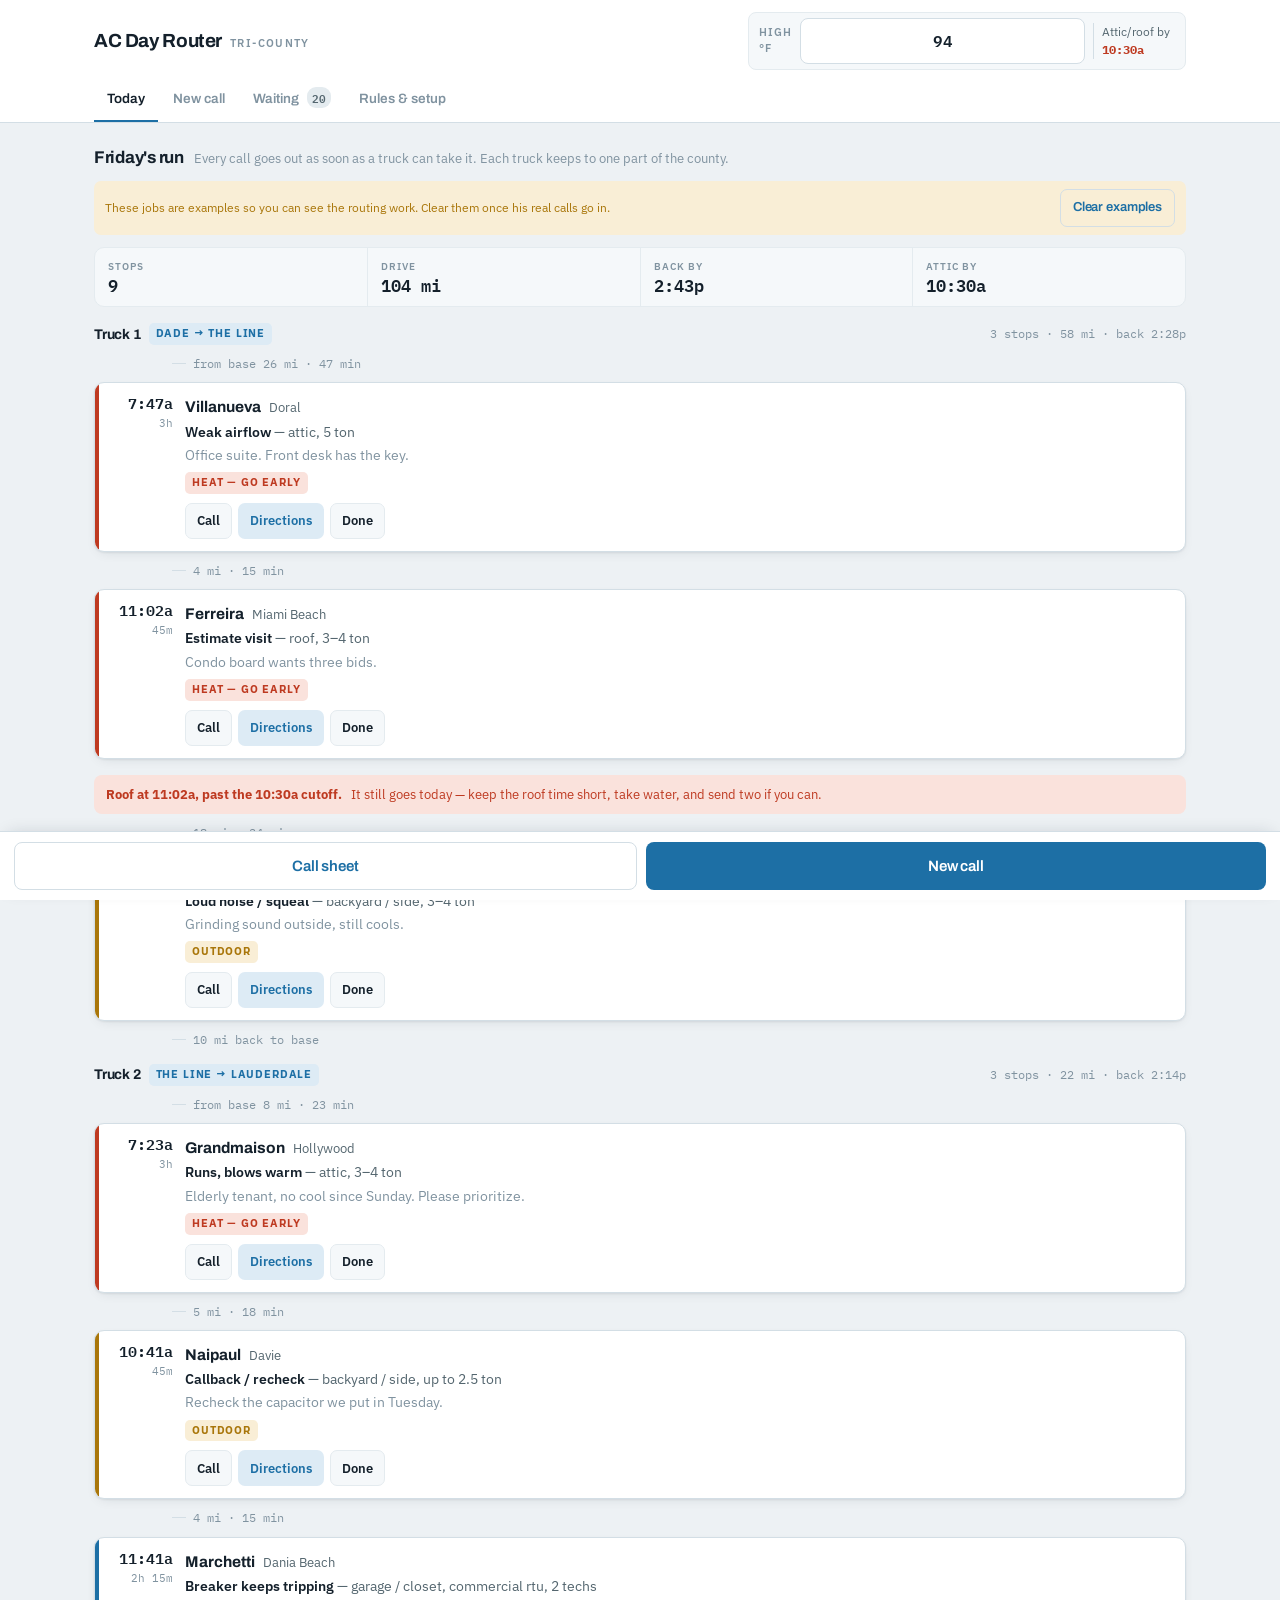
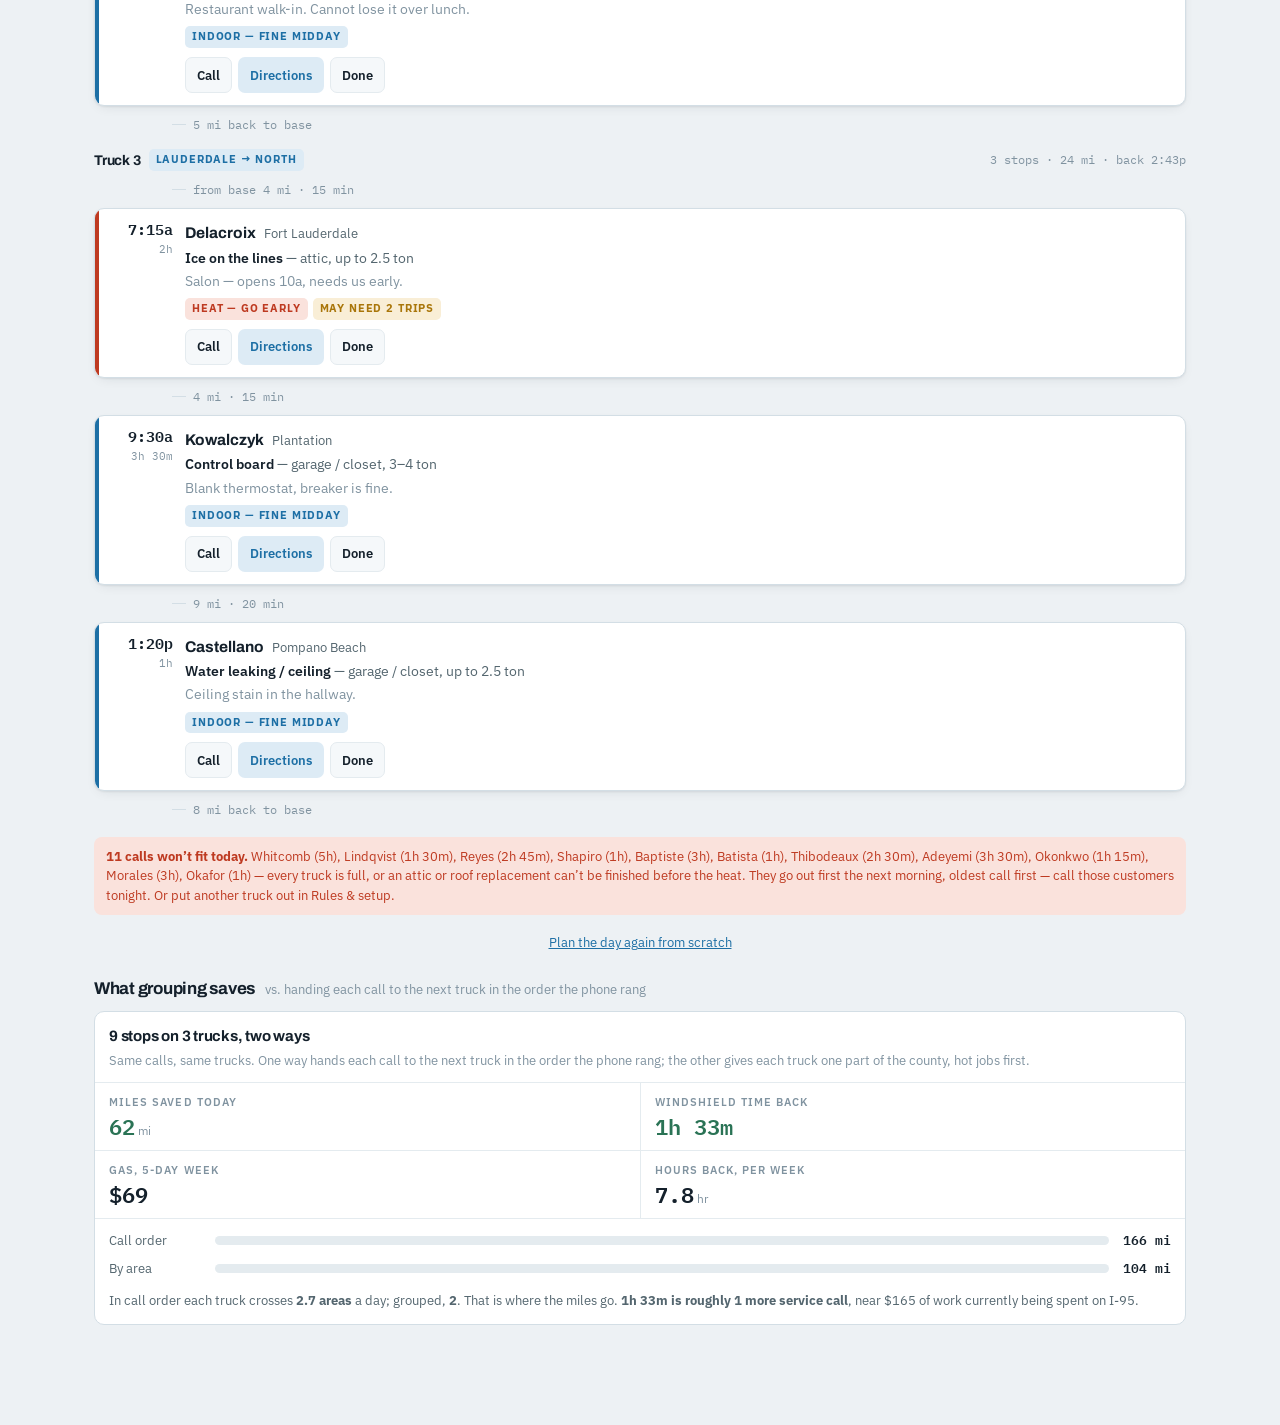
<file: index.html>
<!DOCTYPE html>
<html lang="en">
<head>
<meta charset="utf-8">
<meta name="viewport" content="width=device-width, initial-scale=1, viewport-fit=cover">
<title>AC Day Router</title>

<!-- Home-screen install. This is the whole point of Stage 01: iOS Safari wipes
     script-writable storage after 7 days of no visit, UNLESS the page was added
     to the home screen as a standalone app.
     https://webkit.org/blog/10218/full-third-party-cookie-blocking-and-more/ -->
<link rel="manifest" href="manifest.json">
<meta name="apple-mobile-web-app-capable" content="yes">
<meta name="mobile-web-app-capable" content="yes">
<meta name="apple-mobile-web-app-title" content="Day Router">
<!-- "default", not "black-translucent": black-translucent pulls the page up
     underneath the clock and forces white status-bar text, which disappears
     against the light theme. "default" reserves the strip and lets iOS pick
     the text colour, tinting it with the theme-color metas below. -->
<meta name="apple-mobile-web-app-status-bar-style" content="default">
<link rel="apple-touch-icon" href="icons/icon-180.png">
<link rel="icon" href="icons/icon-192.png" sizes="192x192">
<meta name="theme-color" content="#EDF1F4" media="(prefers-color-scheme: light)">
<meta name="theme-color" content="#0E1820" media="(prefers-color-scheme: dark)">

<link rel="stylesheet" href="https://fonts.googleapis.com/css2?family=Archivo:wght@500;600;700&family=IBM+Plex+Sans:wght@400;500;600&family=IBM+Plex+Mono:wght@400;500;600&display=swap">
<link rel="stylesheet" href="style.css">
</head>
<body>
<div class="mast">
  <div class="mast-in">
    <div class="mast-top">
      <div class="logo"><b>AC Day Router</b><span>Tri-County</span></div>
      <div class="heatbar">
        <label for="hi">High °F</label>
        <input id="hi" class="mono" type="text" inputmode="numeric" value="94">
        <span class="cutoff">Attic/roof by <b id="cutoffTxt">10:30a</b></span>
      </div>
    </div>
    <div class="tabs" role="tablist">
      <button class="tab" role="tab" data-tab="today" aria-selected="true">Today</button>
      <button class="tab" role="tab" data-tab="new" aria-selected="false">New call</button>
      <button class="tab" role="tab" data-tab="queue" aria-selected="false">Waiting <span class="ct" id="qct">0</span></button>
      <button class="tab" role="tab" data-tab="rules" aria-selected="false">Rules &amp; setup</button>
    </div>
  </div>
</div>

<div class="wrap">

  <!-- ================= TODAY ================= -->
  <section id="v-today">
    <div class="sec-head">
      <h2 id="dayTitle">Today's run</h2>
      <span class="note" id="daySub"></span>
    </div>
    <div id="nagBox"></div>
    <div id="exNote"></div>
    <div class="readout" id="dayReadout"></div>
    <div id="dayPlan"></div>
    <div class="sec-head"><h2>What grouping saves</h2><span class="note">vs. handing each call to the next truck in the order the phone rang</span></div>
    <div class="savings" id="savings"></div>
  </section>

  <!-- ================= NEW CALL ================= -->
  <!-- One question per screen, drawn by app.js. It starts from whatever the
       customer texted and asks only what that text did not already say. -->
  <section id="v-new" hidden>
    <div class="intake" id="intake"></div>
  </section>

  <!-- ================= QUEUE ================= -->
  <section id="v-queue" hidden>
    <div class="sec-head">
      <h2>Waiting to be scheduled</h2>
      <span class="note">Every open call, on the truck that takes it. A new call joins the truck it adds the fewest miles to.</span>
    </div>
    <div id="queueList"></div>
  </section>

  <!-- ================= RULES ================= -->
  <section id="v-rules" hidden>
    <div class="sec-head"><h2>The three rules this runs on</h2></div>

    <div class="card pad" style="margin-bottom:14px">
      <div class="eyebrow">Rule 1 — Nearby calls together</div>
      <h3 class="disp" style="font-size:15.5px;margin:5px 0 7px">Every call goes out as soon as a truck can take it. Each truck keeps to one part of the county.</h3>
      <p style="margin:0 0 12px;color:var(--ink-2);font-size:13.5px">Miami to Boca Raton is 45–50 miles and 50–70 minutes, 90 in traffic. A truck that crosses the corridor twice in one day loses 4 hours. So the open calls are split by area, one truck per stretch of the corridor. When there are more calls than the trucks can do, the oldest calls go first and the newest wait for the next morning. Until the day starts, or until the call sheet is opened, the split is redone every time a call is added. After that a new call joins the truck it adds the fewest miles to, and nobody else's list changes. The areas below are just names for those stretches.</p>
      <div class="tscroll"><table id="zoneTable"></table></div>
    </div>

    <div class="card pad" style="margin-bottom:14px">
      <div class="eyebrow">Rule 2 — Hot places early</div>
      <h3 class="disp" style="font-size:15.5px;margin:5px 0 7px">Attic and roof before the cutoff. Indoor units in the afternoon.</h3>
      <p style="margin:0 0 12px;color:var(--ink-2);font-size:13.5px">A South Florida attic passes 130–140°F within minutes of a mid-90s afternoon. 6–9a is the window for real attic work; 9–10:30a is short diagnostics only; 11a–5p should be emergencies only. So the day sorts hot-first, and an attic check that still lands past the cutoff goes out flagged: keep it short. A replacement up there has to be finished by the cutoff, not just started, so it goes first on its truck, straight from the distributor, and only one fits per truck per morning. One that can't be finished in time goes first thing the next morning.</p>
      <div class="tscroll"><table id="cutTable"></table></div>
    </div>

    <div class="card pad" style="margin-bottom:14px">
      <div class="eyebrow">Rule 3 — Honest time blocks</div>
      <h3 class="disp" style="font-size:15.5px;margin:5px 0 7px">Symptom sets the base. Access and tonnage stretch it.</h3>
      <p style="margin:0 0 12px;color:var(--ink-2);font-size:13.5px">Booking every call as "one hour" is what makes the day collapse by 2pm. Base minutes are one tech, small system, easy access; the multipliers do the rest. Two techs cut it to 65%, not 50% — someone still has to talk to the customer and write it up.</p>
      <div class="tscroll"><table id="symTable"></table></div>
      <div style="height:14px"></div>
      <div class="tscroll"><table id="multTable"></table></div>
    </div>

    <div class="card pad">
      <div class="eyebrow">Setup</div>
      <h3 class="disp" style="font-size:15.5px;margin:5px 0 10px">Numbers to match his truck</h3>
      <div id="settingsForm"></div>

      <div style="height:20px"></div>
      <div class="eyebrow">Where new ACs come from</div>
      <h3 class="disp" style="font-size:15.5px;margin:5px 0 9px">Distributors</h3>
      <div id="distForm"></div>

      <div style="height:20px"></div>
      <div class="eyebrow">Where his work is stored</div>
      <h3 class="disp" style="font-size:15.5px;margin:5px 0 9px">Backup</h3>
      <div class="savenote" id="storeStatus"></div>
      <div class="bk">
        <button class="btn ghost sm" id="bkSave">Save a backup file</button>
        <button class="btn ghost sm" id="bkLoad">Restore from a file</button>
        <button class="btn ghost sm" id="bkWeek">Week view — screenshot it</button>
      </div>
      <input type="file" id="bkFile" accept="application/json,.json" hidden>
      <div class="bk-alt"><button type="button" class="linkish" id="bkPaste">or paste a backup in as text</button></div>
      <div id="bkBox">
        <textarea id="bkText" spellcheck="false" placeholder="Paste the contents of a backup file here, then press Restore."></textarea>
        <div style="height:8px"></div>
        <button class="btn sm" id="bkDo">Restore these jobs</button>
        <button class="btn ghost sm" id="bkClose">Cancel</button>
      </div>

      <div style="height:20px"></div>
      <div class="eyebrow">Danger zone</div>
      <div style="height:8px"></div>
      <button class="btn ghost sm" id="resetEx">Load the example jobs</button>
      <button class="btn danger sm" id="wipe">Delete everything</button>
    </div>
  </section>
</div>

<!-- ================= CALL SHEET ================= -->
<!-- Full screen, one stop at a time, read out loud over the phone. -->
<div class="sheet" id="sheet" hidden>
  <div class="sheet-top">
    <div class="sheet-where" id="sheetWhere"></div>
    <button class="sheet-x" id="sheetX" aria-label="Close the call sheet">Close</button>
  </div>
  <div class="sheet-dots" id="sheetDots"></div>
  <div class="sheet-body" id="sheetBody"></div>
  <div class="sheet-nav">
    <button class="btn ghost" id="sheetPrev">Back</button>
    <button class="btn" id="sheetNext">Next stop</button>
  </div>
</div>

<!-- ================= WEEK VIEW ================= -->
<!-- The backup that needs no discipline: he screenshots this, and iOS syncs
     his photos to iCloud on its own. Survives losing the phone. -->
<div class="week" id="week" hidden>
  <div class="week-top">
    <div class="week-where" id="weekWhere"></div>
    <button class="sheet-x" id="weekX" aria-label="Close the week view">Close</button>
  </div>
  <div class="week-body" id="weekBody"></div>
</div>

<div class="toast" id="toast" hidden></div>

<div class="modal" id="modal" hidden>
  <div class="modal-card" role="dialog" aria-modal="true" aria-labelledby="mTitle">
    <h3 id="mTitle"></h3>
    <p id="mBody"></p>
    <div class="modal-acts">
      <button class="btn ghost" id="mCancel">Cancel</button>
      <button class="btn" id="mOk">OK</button>
    </div>
  </div>
</div>

<!-- ================= FINISH VISIT ================= -->
<!-- Asked at the customer's house after checking the AC, one question per screen. -->
<div class="modal" id="fin" hidden>
  <div class="modal-card fin-card" role="dialog" aria-modal="true" aria-label="Finish visit">
    <div id="finBody"></div>
  </div>
</div>

<div class="stickybar" id="stickybar"></div>


<!-- app.js loads at the END of <body> on purpose: it is an IIFE that touches the
     DOM the moment it runs, so every element above must already exist. -->
<script src="app.js"></script>
</body>
</html>
</file>
<file: style.css>
:root{
  --ground:#EDF1F4;
  --surface:#FFFFFF;
  --surface-2:#F5F8FA;
  --ink:#14202B;
  --ink-2:#54666F;
  --ink-3:#8093A0;
  --line:#D3DEE5;
  --line-2:#E4EBEF;
  --low:#1D6FA5;
  --low-soft:#DDEBF5;
  --high:#BE3A21;
  --high-soft:#FAE2DC;
  --charge:#A9760A;
  --charge-soft:#F9EED6;
  --cool:#2A7355;
  --cool-soft:#DDEEE5;
  --shadow:0 1px 2px rgba(20,32,43,.07),0 4px 14px -6px rgba(20,32,43,.14);
  --r:10px;
}
@media (prefers-color-scheme:dark){
  :root:not([data-theme="light"]){
    --ground:#0E1820;
    --surface:#16232C;
    --surface-2:#1C2C36;
    --ink:#E4EEF3;
    --ink-2:#9BB0BC;
    --ink-3:#718896;
    --line:#2A3C47;
    --line-2:#223340;
    --low:#59AEE0;
    --low-soft:#173445;
    --high:#F0785C;
    --high-soft:#3A1C15;
    --charge:#E0AC4A;
    --charge-soft:#33260F;
    --cool:#63C097;
    --cool-soft:#14301F;
    --shadow:0 1px 2px rgba(0,0,0,.4),0 4px 14px -6px rgba(0,0,0,.5);
  }
}
:root[data-theme="dark"]{
  --ground:#0E1820;
  --surface:#16232C;
  --surface-2:#1C2C36;
  --ink:#E4EEF3;
  --ink-2:#9BB0BC;
  --ink-3:#718896;
  --line:#2A3C47;
  --line-2:#223340;
  --low:#59AEE0;
  --low-soft:#173445;
  --high:#F0785C;
  --high-soft:#3A1C15;
  --charge:#E0AC4A;
  --charge-soft:#33260F;
  --cool:#63C097;
  --cool-soft:#14301F;
  --shadow:0 1px 2px rgba(0,0,0,.4),0 4px 14px -6px rgba(0,0,0,.5);
}

*{box-sizing:border-box}
body{
  margin:0;background:var(--ground);color:var(--ink);
  font-family:"IBM Plex Sans",-apple-system,BlinkMacSystemFont,"Segoe UI",sans-serif;
  font-size:15px;line-height:1.5;-webkit-text-size-adjust:100%;
}
h1,h2,h3,.disp{font-family:Archivo,"Helvetica Neue",Arial,sans-serif;letter-spacing:-.015em;text-wrap:balance;margin:0}
.mono{font-family:"IBM Plex Mono",ui-monospace,Menlo,monospace;font-variant-numeric:tabular-nums}
button{font:inherit;color:inherit;cursor:pointer}
:focus-visible{outline:2px solid var(--low);outline-offset:2px}
@media (prefers-reduced-motion:reduce){*{animation:none!important;transition:none!important}}

.wrap{max-width:1120px;margin:0 auto;padding:0 14px 100px}

/* ---- masthead ---- */
.mast{
  background:var(--surface);border-bottom:1px solid var(--line);
  position:sticky;top:0;z-index:40;
  /* Installed to the home screen there is no address bar, so the masthead
     starts at the very top of the display — right where the clock and the
     battery live. Reserve that strip. 0px in a normal browser tab. */
  padding-top:env(safe-area-inset-top,0px);
}
.mast-in{max-width:1120px;margin:0 auto;padding:12px 14px 0;display:flex;flex-direction:column;gap:10px}
.mast-top{display:flex;align-items:center;gap:12px;flex-wrap:wrap}
.logo{display:flex;align-items:baseline;gap:8px;margin-right:auto}
.logo b{font-family:Archivo;font-weight:700;font-size:19px;letter-spacing:-.02em}
.logo span{font-size:10.5px;letter-spacing:.13em;text-transform:uppercase;color:var(--ink-3);font-weight:600}

.heatbar{display:flex;align-items:center;gap:8px;background:var(--surface-2);border:1px solid var(--line-2);border-radius:8px;padding:5px 8px 5px 10px}
.heatbar label{font-size:10.5px;letter-spacing:.1em;text-transform:uppercase;color:var(--ink-3);font-weight:600}
.heatbar input{width:48px;background:transparent;border:none;border-bottom:1.5px solid var(--line);color:var(--ink);font-family:"IBM Plex Mono",monospace;font-size:16px;font-weight:600;text-align:center;padding:1px 0}
.cutoff{font-size:12px;color:var(--ink-2);border-left:1px solid var(--line);padding-left:8px}
.cutoff b{color:var(--high);font-family:"IBM Plex Mono",monospace}

.tabs{display:flex;gap:2px;overflow-x:auto;scrollbar-width:none}
.tabs::-webkit-scrollbar{display:none}
.tab{
  background:none;border:none;padding:9px 13px 11px;font-size:13.5px;font-weight:600;
  color:var(--ink-3);border-bottom:2.5px solid transparent;white-space:nowrap;font-family:Archivo;
}
.tab[aria-selected="true"]{color:var(--ink);border-bottom-color:var(--low)}
.tab .ct{font-family:"IBM Plex Mono",monospace;font-size:11px;background:var(--line-2);color:var(--ink-2);border-radius:9px;padding:1px 5px;margin-left:5px}
.tab[aria-selected="true"] .ct{background:var(--low);color:#fff}

/* ---- generic bits ---- */
.sec-head{display:flex;align-items:baseline;gap:10px;margin:22px 0 10px;flex-wrap:wrap}
.sec-head h2{font-size:17px;font-weight:700}
.sec-head .note{font-size:12.5px;color:var(--ink-3)}
.eyebrow{font-size:10.5px;letter-spacing:.13em;text-transform:uppercase;color:var(--ink-3);font-weight:600}

.card{background:var(--surface);border:1px solid var(--line);border-radius:var(--r)}
.pad{padding:14px}

.pill{display:inline-flex;align-items:center;gap:5px;font-size:10.5px;font-weight:700;letter-spacing:.08em;text-transform:uppercase;padding:3px 7px;border-radius:5px;white-space:nowrap}
.p-hot{background:var(--high-soft);color:var(--high)}
.p-warm{background:var(--charge-soft);color:var(--charge)}
.p-in{background:var(--low-soft);color:var(--low)}
.p-em{background:var(--high);color:#fff}
.p-ok{background:var(--cool-soft);color:var(--cool)}

.btn{
  background:var(--low);color:#fff;border:none;border-radius:8px;padding:12px 16px;
  font-weight:600;font-size:15px;font-family:Archivo;letter-spacing:-.01em;min-height:46px;
}
.btn:active{transform:translateY(1px)}
.btn.ghost{background:transparent;color:var(--low);border:1.5px solid var(--line)}
.btn.sm{padding:8px 12px;font-size:13px;min-height:38px;border-radius:7px}
.btn.wide{width:100%}
.btn.danger{background:transparent;color:var(--high);border:1.5px solid var(--line)}

/* ---- job row ---- */
.day-crew{margin-top:14px}
.crew-tag{display:flex;align-items:center;gap:6px 8px;margin-bottom:8px;flex-wrap:wrap}
.replan{margin-top:16px;text-align:center}
.crew-tag .disp{font-size:14px;font-weight:700}
.crew-tag .meta{font-size:12px;color:var(--ink-3);margin-left:auto;font-family:"IBM Plex Mono",monospace}

.stops{display:flex;flex-direction:column;gap:8px}
.stop{
  display:grid;grid-template-columns:4px 62px 1fr;gap:0 12px;align-items:start;
  background:var(--surface);border:1px solid var(--line);border-radius:var(--r);
  overflow:hidden;box-shadow:var(--shadow);
}
.stripe{background:var(--line);height:100%;min-height:64px;grid-row:1/-1}
.s-hot .stripe{background:var(--high)}
.s-warm .stripe{background:var(--charge)}
.s-in .stripe{background:var(--low)}
.slot{padding:12px 0 12px 0;text-align:right}
.slot .t{font-family:"IBM Plex Mono",monospace;font-size:15px;font-weight:600;display:block;line-height:1.2}
.slot .dur{font-family:"IBM Plex Mono",monospace;font-size:11px;color:var(--ink-3);display:block;margin-top:2px}
.sbody{padding:12px 12px 12px 0;min-width:0}
.sline1{display:flex;align-items:baseline;gap:8px;flex-wrap:wrap}
.sname{font-family:Archivo;font-weight:700;font-size:15.5px}
.scity{font-size:13px;color:var(--ink-2)}
.sline2{font-size:13.5px;color:var(--ink-2);margin-top:3px;overflow-wrap:break-word}
.sline2 b{color:var(--ink);font-weight:600}
.stags{display:flex;gap:5px;flex-wrap:wrap;margin-top:7px}
.sacts{display:flex;gap:6px;margin-top:9px;flex-wrap:wrap}
.act{
  display:inline-flex;align-items:center;gap:5px;text-decoration:none;
  background:var(--surface-2);border:1px solid var(--line-2);color:var(--ink);
  border-radius:7px;padding:7px 11px;font-size:12.5px;font-weight:600;min-height:36px;
}
.act.go{background:var(--low-soft);border-color:transparent;color:var(--low)}
.drive{
  display:flex;align-items:center;gap:7px;padding:2px 0 2px 78px;
  font-size:11.5px;color:var(--ink-3);font-family:"IBM Plex Mono",monospace;
}
.drive::before{content:"";width:14px;height:1px;background:var(--line);flex:none}
.warnrow{
  display:flex;gap:9px;align-items:flex-start;background:var(--high-soft);color:var(--high);
  border-radius:8px;padding:10px 12px;font-size:13px;margin-top:8px;
}
.warnrow b{font-weight:700}

/* ---- savings ---- */
.savings{background:var(--surface);border:1px solid var(--line);border-radius:var(--r);overflow:hidden}
.sv-head{padding:13px 14px;border-bottom:1px solid var(--line-2)}
.sv-head h3{font-size:15px;font-weight:700}
.sv-head p{margin:3px 0 0;font-size:12.5px;color:var(--ink-3)}
.sv-grid{display:grid;grid-template-columns:1fr 1fr;gap:1px;background:var(--line-2)}
.sv-cell{background:var(--surface);padding:12px 14px}
.sv-cell .k{font-size:10.5px;letter-spacing:.1em;text-transform:uppercase;color:var(--ink-3);font-weight:600}
.sv-cell .v{font-family:"IBM Plex Mono",monospace;font-size:22px;font-weight:600;margin-top:3px;line-height:1.1}
.sv-cell .u{font-size:12px;color:var(--ink-3);font-weight:400;margin-left:3px;font-family:"IBM Plex Sans",sans-serif}
.sv-cell.win .v{color:var(--cool)}
.sv-bars{padding:12px 14px 14px;display:flex;flex-direction:column;gap:9px;border-top:1px solid var(--line-2)}
.bar-row{display:grid;grid-template-columns:96px 1fr auto;gap:10px;align-items:center;font-size:12.5px}
.bar-row .lbl{color:var(--ink-2)}
.bar-track{height:9px;background:var(--line-2);border-radius:5px;overflow:hidden}
.bar-fill{height:100%;border-radius:5px}
.bar-row .num{font-family:"IBM Plex Mono",monospace;font-size:12.5px;font-weight:600;min-width:52px;text-align:right}

/* ---- forms ---- */
.field{margin-bottom:16px}
.field>label{display:block;font-size:11px;letter-spacing:.1em;text-transform:uppercase;color:var(--ink-3);font-weight:600;margin-bottom:7px}
.field .hint{font-size:12px;color:var(--ink-3);font-weight:400;text-transform:none;letter-spacing:0;margin-left:6px}
input[type=text],input[type=tel],input[type=date],select,textarea{
  width:100%;background:var(--surface);border:1.5px solid var(--line);border-radius:8px;
  padding:11px 12px;color:var(--ink);font-family:inherit;font-size:16px;min-height:46px;
}
textarea{min-height:70px;resize:vertical;font-size:14px;line-height:1.45}
select{appearance:none;background-image:linear-gradient(45deg,transparent 50%,var(--ink-3) 50%),linear-gradient(135deg,var(--ink-3) 50%,transparent 50%);background-position:calc(100% - 17px) 50%,calc(100% - 12px) 50%;background-size:5px 5px,5px 5px;background-repeat:no-repeat}

.readout{
  display:flex;gap:0;background:var(--surface-2);border:1px solid var(--line-2);
  border-radius:var(--r);overflow:hidden;margin-bottom:16px;
}
.ro-cell{flex:1;padding:11px 13px;border-right:1px solid var(--line-2)}
.ro-cell:last-child{border-right:none}
.ro-cell .k{font-size:10px;letter-spacing:.1em;text-transform:uppercase;color:var(--ink-3);font-weight:600}
.ro-cell .v{font-family:"IBM Plex Mono",monospace;font-size:17px;font-weight:600;margin-top:2px;line-height:1.15}

/* ---- queue ---- */
.zgroup{margin-bottom:10px}
.zhead{display:flex;align-items:center;gap:9px;padding:10px 13px;background:var(--surface-2);border:1px solid var(--line);border-radius:var(--r) var(--r) 0 0;border-bottom:none}
.zhead .zn{font-family:Archivo;font-weight:700;font-size:14px}
.zhead .zc{font-family:"IBM Plex Mono",monospace;font-size:12px;color:var(--ink-3)}
.zhead .zd{margin-left:auto;font-size:11px;letter-spacing:.08em;text-transform:uppercase;font-weight:700;color:var(--low)}
.qlist{border:1px solid var(--line);border-radius:0 0 var(--r) var(--r);overflow:hidden}
.qrow{display:flex;align-items:center;gap:10px;padding:11px 13px;border-bottom:1px solid var(--line-2);background:var(--surface)}
.qrow:last-child{border-bottom:none}
.qrow .qn{font-weight:600;font-size:14px}
.qrow .qm{font-size:12.5px;color:var(--ink-2)}
.qrow .qr{margin-left:auto;display:flex;align-items:center;gap:8px;flex:none}
.qrow .qdur{font-family:"IBM Plex Mono",monospace;font-size:12.5px;color:var(--ink-3)}
.xbtn{background:none;border:none;color:var(--ink-3);font-size:19px;line-height:1;padding:4px 6px;border-radius:5px}
.xbtn:hover{color:var(--high);background:var(--high-soft)}

.empty{text-align:center;padding:34px 18px;color:var(--ink-3);font-size:13.5px}
.empty .disp{display:block;font-size:16px;color:var(--ink-2);margin-bottom:6px;font-weight:600}

table{width:100%;border-collapse:collapse;font-size:13.5px}
.tscroll{overflow-x:auto}
th{text-align:left;font-size:10.5px;letter-spacing:.09em;text-transform:uppercase;color:var(--ink-3);font-weight:600;padding:8px 10px;border-bottom:1px solid var(--line)}
td{padding:9px 10px;border-bottom:1px solid var(--line-2);vertical-align:top}
tr:last-child td{border-bottom:none}
td.n{font-family:"IBM Plex Mono",monospace;font-variant-numeric:tabular-nums;white-space:nowrap}

.set-row{display:grid;grid-template-columns:1fr 88px;gap:10px;align-items:center;padding:9px 0;border-bottom:1px solid var(--line-2)}
.set-row:last-child{border-bottom:none}
.set-row label{font-size:13.5px}
.set-row label small{display:block;color:var(--ink-3);font-size:11.5px}
.set-row input{min-height:40px;padding:8px 10px;text-align:right}

.stickybar{
  position:fixed;left:0;right:0;bottom:0;z-index:50;background:var(--surface);
  border-top:1px solid var(--line);padding:10px 14px;
  padding-bottom:calc(10px + env(safe-area-inset-bottom,0px));
  display:flex;gap:9px;box-shadow:0 -4px 18px -8px rgba(20,32,43,.2);
}
.stickybar .btn{flex:1}
.status{font-size:11.5px;color:var(--ink-3);text-align:center;padding:12px 0 0}
.status b{color:var(--cool)}
.ex-note{font-size:12px;color:var(--charge);background:var(--charge-soft);border-radius:7px;padding:8px 11px;display:flex;gap:9px;align-items:center;flex-wrap:wrap;margin-bottom:12px}
.ex-note button{margin-left:auto}

/* ---- confirm modal ---- */
.modal{position:fixed;inset:0;z-index:80;background:rgba(12,22,30,.55);display:flex;align-items:center;justify-content:center;padding:20px}
.modal[hidden]{display:none}
.toast[hidden]{display:none}
.modal-card{background:var(--surface);border:1px solid var(--line);border-radius:14px;max-width:380px;width:100%;padding:20px;box-shadow:0 18px 50px -12px rgba(0,0,0,.4)}
.modal-card h3{font-family:Archivo;font-size:17px;font-weight:700;margin:0 0 7px}
.modal-card p{margin:0 0 18px;font-size:14px;color:var(--ink-2);line-height:1.5}
.modal-acts{display:flex;gap:9px}
.modal-acts .btn{flex:1}
.btn.danger-solid{background:var(--high);color:#fff;border:none}

/* ---- toast ---- */
.toast{
  position:fixed;left:50%;transform:translateX(-50%) translateY(10px);
  bottom:calc(76px + env(safe-area-inset-bottom,0px));z-index:70;
  background:var(--ink);color:var(--ground);padding:9px 16px;border-radius:20px;
  font-size:13px;font-weight:600;box-shadow:var(--shadow);opacity:0;transition:opacity .2s,transform .2s;
  pointer-events:none;
}
.toast.show{opacity:1;transform:translateX(-50%) translateY(0)}

/* ---- backup ---- */
.bk{display:flex;gap:8px;flex-wrap:wrap;margin-bottom:10px}
.bk .btn{flex:1;min-width:150px}
#bkBox{display:none;margin-top:10px}
#bkBox textarea{font-family:"IBM Plex Mono",monospace;font-size:11px;min-height:120px}
.savenote{font-size:12px;color:var(--ink-2);background:var(--surface-2);border:1px solid var(--line-2);border-radius:8px;padding:10px 12px;line-height:1.5;margin-bottom:12px}
.savenote b{color:var(--ink)}

/* ============================================================
   CALL SHEET — a full-screen card he reads out loud on the phone.
   Type is deliberately oversized: this gets held at arm's length
   in a van, in sunlight, while talking.
   ============================================================ */
.sheet{
  position:fixed;inset:0;z-index:60;background:var(--ground);
  display:flex;flex-direction:column;
  padding:env(safe-area-inset-top) env(safe-area-inset-right) env(safe-area-inset-bottom) env(safe-area-inset-left);
}
.sheet[hidden]{display:none}
.sheet-top{
  display:flex;align-items:center;justify-content:space-between;gap:12px;
  padding:14px 16px 10px;border-bottom:1px solid var(--line-2);
}
.sheet-where{
  font-family:"IBM Plex Mono",monospace;font-size:12px;letter-spacing:.06em;
  text-transform:uppercase;color:var(--ink-2);
}
.sheet-where span{color:var(--ink-3)}
.sheet-x{
  border:1px solid var(--line);background:var(--surface);color:var(--ink-2);
  border-radius:8px;padding:8px 14px;font:inherit;font-size:13px;font-weight:600;cursor:pointer;
}
.sheet-dots{display:flex;gap:4px;padding:10px 16px 0;flex-wrap:wrap}
.sheet-dots i{width:100%;max-width:26px;flex:1;height:3px;border-radius:2px;background:var(--line)}
.sheet-dots i.done{background:var(--ink-3)}
.sheet-dots i.on{background:var(--low)}

.sheet-body{flex:1;overflow-y:auto;-webkit-overflow-scrolling:touch;padding:18px 16px 24px}

.sh-when{
  font-family:"Archivo",system-ui,sans-serif;font-weight:700;
  font-size:clamp(30px,9vw,42px);line-height:1;color:var(--low);
  display:flex;align-items:baseline;gap:12px;flex-wrap:wrap;
}
.sh-when span{
  font-family:"IBM Plex Sans",system-ui,sans-serif;font-size:14px;font-weight:500;
  color:var(--ink-2);letter-spacing:0;
}
.sh-who{
  font-family:"Archivo",system-ui,sans-serif;font-weight:700;
  font-size:clamp(32px,10vw,46px);line-height:1.05;color:var(--ink);margin-top:14px;
}
.sh-city{font-size:clamp(19px,5.5vw,24px);font-weight:600;color:var(--ink-2);margin-top:2px}
.sh-addr{
  font-size:clamp(20px,6vw,26px);font-weight:600;color:var(--ink);
  margin-top:10px;line-height:1.3;
}
.sh-k{
  font-family:"IBM Plex Mono",monospace;font-size:11px;letter-spacing:.08em;
  text-transform:uppercase;color:var(--ink-3);margin-bottom:6px;
}
.sh-say{
  margin-top:18px;padding:14px 16px;border-radius:var(--r);
  background:var(--low-soft);border:1px solid var(--line-2);
}
.sh-say p{
  margin:0;font-size:clamp(18px,5vw,22px);line-height:1.45;
  color:var(--ink);font-weight:500;
}
.sh-facts{display:flex;flex-wrap:wrap;gap:8px;margin-top:16px}
.sh-fact{
  flex:1 1 150px;background:var(--surface);border:1px solid var(--line-2);
  border-radius:var(--r);padding:11px 13px;
}
.sh-fact b{display:block;font-size:16px;font-weight:600;color:var(--ink);line-height:1.25}
.sh-fact span{
  display:block;margin-top:3px;font-family:"IBM Plex Mono",monospace;font-size:10.5px;
  letter-spacing:.06em;text-transform:uppercase;color:var(--ink-3);
}
.sh-note{
  margin-top:14px;padding:14px 16px;border-radius:var(--r);
  background:var(--charge-soft);border:1px solid var(--line-2);
}
.sh-note p{margin:0;font-size:clamp(17px,4.6vw,20px);line-height:1.45;color:var(--ink);font-weight:500}
.sh-warn{
  margin-top:14px;padding:12px 14px;border-radius:var(--r);
  background:var(--high-soft);color:var(--high);border:1px solid var(--line-2);
  font-size:15px;font-weight:600;line-height:1.4;
}
.sh-warn.hot{background:var(--high-soft)}
.sh-call{
  display:block;margin-top:16px;text-align:center;text-decoration:none;
  background:var(--surface);border:1px solid var(--line);border-radius:var(--r);
  padding:15px;font-size:18px;font-weight:600;color:var(--low);
}
.sheet-nav{
  display:flex;gap:10px;padding:12px 16px calc(12px + env(safe-area-inset-bottom));
  border-top:1px solid var(--line-2);background:var(--surface);
}
.sheet-nav .btn{flex:1;font-size:17px;padding:16px 12px}
.sheet-nav .btn[disabled]{opacity:.35;pointer-events:none}

/* ============================================================
   BACKUP NAG — loud enough to act on, quiet enough not to train him
   into ignoring it. Only ever shown when real jobs are at stake.
   ============================================================ */
.nag{
  display:flex;flex-wrap:wrap;align-items:center;gap:12px;justify-content:space-between;
  background:var(--high-soft);border:1px solid var(--line-2);
  border-left:3px solid var(--high);
  border-radius:var(--r);padding:13px 15px;margin-bottom:14px;
}
.nag-txt{min-width:200px;flex:1}
.nag-txt b{display:block;color:var(--high);font-size:14.5px;line-height:1.35}
.nag-txt span{display:block;margin-top:3px;color:var(--ink-2);font-size:13px;line-height:1.4}
.nag-acts{display:flex;gap:8px;flex-wrap:wrap}

.bk-alt{margin-top:9px}
.linkish{
  background:none;border:0;padding:0;font:inherit;font-size:12.5px;
  color:var(--low);text-decoration:underline;cursor:pointer;
}

/* ============================================================
   WEEK VIEW — built to be photographed, not browsed. Dense, high
   contrast, everything needed to rebuild a call by hand.
   ============================================================ */
.week{
  position:fixed;inset:0;z-index:60;background:var(--ground);
  display:flex;flex-direction:column;
  padding:env(safe-area-inset-top) env(safe-area-inset-right) env(safe-area-inset-bottom) env(safe-area-inset-left);
}
.week[hidden]{display:none}
.week-top{
  display:flex;align-items:center;justify-content:space-between;gap:12px;
  padding:14px 16px 12px;border-bottom:1px solid var(--line-2);background:var(--surface);
}
.week-where{
  font-family:"IBM Plex Mono",monospace;font-size:11.5px;letter-spacing:.05em;
  text-transform:uppercase;color:var(--ink-2);line-height:1.5;
}
.week-body{flex:1;overflow-y:auto;-webkit-overflow-scrolling:touch;padding:14px 16px 28px}

.wk-lead{
  font-size:12.5px;line-height:1.5;color:var(--ink-2);
  background:var(--low-soft);border:1px solid var(--line-2);
  border-radius:8px;padding:10px 12px;margin-bottom:14px;
}
.wk-empty{font-size:14px;color:var(--ink-2);padding:20px 0;text-align:center}

.wk-group{margin-bottom:16px}
.wk-head{
  font-family:"IBM Plex Mono",monospace;font-size:11px;letter-spacing:.08em;
  text-transform:uppercase;color:var(--ink-2);
  border-bottom:1px solid var(--line);padding-bottom:5px;margin-bottom:8px;
}
.wk-head.hot{color:var(--high);border-bottom-color:var(--high)}

.wk-job{
  border-left:2px solid var(--line);padding:0 0 0 10px;margin-bottom:10px;
}
.wk-j1{display:flex;align-items:baseline;gap:8px;flex-wrap:wrap}
.wk-j1 b{font-size:15px;color:var(--ink);font-weight:600}
.wk-j1 span{font-size:13px;color:var(--ink-2)}
.wk-ex{
  font-style:normal;font-size:9.5px;letter-spacing:.06em;text-transform:uppercase;
  color:var(--charge);background:var(--charge-soft);border-radius:4px;padding:1px 5px;
}
.wk-j2{font-size:13.5px;color:var(--ink);margin-top:1px;line-height:1.35}
.wk-j3{font-size:12px;color:var(--ink-2);margin-top:2px;line-height:1.35}
.wk-j4{font-size:12.5px;color:var(--ink);margin-top:3px;line-height:1.4}

.wk-foot{
  margin-top:6px;padding-top:10px;border-top:1px solid var(--line);
  font-family:"IBM Plex Mono",monospace;font-size:10.5px;line-height:1.6;color:var(--ink-3);
}

/* ============================================================
   NEW CALL — one question per screen. Big targets, because it is
   answered one-handed, often standing in someone else's house.
   ============================================================ */
.intake{max-width:560px;margin:0 auto;padding-top:18px}
.ik-top{display:flex;align-items:center;justify-content:space-between;gap:10px;margin-bottom:6px;min-height:22px}
.ik-q{font-size:clamp(24px,7vw,30px);font-weight:700;line-height:1.12}
.ik-sub{margin:6px 0 0;font-size:14px;color:var(--ink-2);line-height:1.45}
.ik-read{margin:12px 0 0;font-size:13px;color:var(--cool);background:var(--cool-soft);border-radius:8px;padding:8px 11px;line-height:1.4}
.ik-read b{font-weight:600}

.btn.ik-paste{width:100%;min-height:64px;font-size:18px;margin-top:18px}
.intake textarea.ik-text{margin-top:12px;min-height:140px;font-size:16px}
.intake input.ik-in{margin-top:18px;font-size:19px;min-height:56px}

.ik-opts{display:grid;grid-template-columns:1fr 1fr;gap:10px;margin-top:18px}
.ik-opts .ik-sub{grid-column:1/-1}
.ik-opt{
  display:flex;flex-direction:column;justify-content:center;gap:3px;text-align:left;
  min-height:84px;padding:14px 16px;background:var(--surface);color:var(--ink);
  border:1.5px solid var(--line);border-radius:12px;box-shadow:var(--shadow);
}
.ik-opt b{font-family:Archivo,"Helvetica Neue",Arial,sans-serif;font-size:18px;font-weight:700;line-height:1.15}
.ik-opt span{font-size:12.5px;color:var(--ink-3)}
.ik-opt[aria-pressed="true"]{border-color:var(--low);background:var(--low-soft)}
.ik-opt:active{transform:translateY(1px)}
.ik-row{display:flex;align-items:center;gap:18px;margin-top:14px;flex-wrap:wrap}
.ik-row .linkish{font-size:14px}

.intake .readout{margin:14px 0 12px}
.ik-rev{background:var(--surface);border:1px solid var(--line);border-radius:var(--r);overflow:hidden}
.ik-rrow{display:grid;grid-template-columns:78px 1fr auto;gap:10px;align-items:center;padding:10px 12px;border-bottom:1px solid var(--line-2)}
.ik-rrow:last-child{border-bottom:none}
.ik-rrow.wide{grid-template-columns:78px 1fr}
.ik-rrow .k{font-size:10.5px;letter-spacing:.1em;text-transform:uppercase;color:var(--ink-3);font-weight:600;line-height:1.3}
.ik-rrow .k i{display:block;font-style:normal;letter-spacing:.02em;text-transform:none;color:var(--cool);font-weight:500;font-size:11px}
.ik-rrow .v{font-size:15px;font-weight:600;overflow-wrap:anywhere;min-width:0}
.ik-rrow .v em{font-style:normal;font-weight:400;color:var(--ink-3)}
.intake input.ik-inline,.intake textarea.ik-inline{min-height:42px;padding:8px 10px;font-size:16px}
.intake textarea.ik-inline{min-height:62px}

/* ---- the customer's own words, tucked away on the stop card ---- */
.smsg{margin-top:6px;font-size:12.5px;color:var(--ink-3)}
.smsg summary{cursor:pointer;font-weight:600}
.smsg p{margin:4px 0 0;white-space:pre-wrap;color:var(--ink-2)}

/* ============================================================
   FINISH VISIT + PICKUPS
   ============================================================ */
.fin-card{max-width:440px}
.fin-q{font-family:Archivo,"Helvetica Neue",Arial,sans-serif;font-size:24px;font-weight:700;line-height:1.15;margin:6px 0 0}
.fin-card .ik-opts{margin-top:16px}
.fin-next{margin:10px 0 18px;font-size:15px;line-height:1.5;color:var(--ink-2)}
.fin-next b{color:var(--ink)}
.fin-hint{display:block;margin-top:8px;font-size:12.5px;color:var(--charge)}
.fin-foot{margin-top:14px;text-align:center}
.fin-foot .linkish{font-size:14px}

.pickups{margin:14px 0 4px;border-left:3px solid var(--charge)}
.pk-row{display:grid;grid-template-columns:58px 1fr;gap:10px;align-items:baseline;padding:8px 0;border-bottom:1px solid var(--line-2);font-size:14px;line-height:1.35}
.pk-row:last-of-type{border-bottom:none}
.pk-row .t{font-weight:600;color:var(--charge)}
.pk-row small{color:var(--ink-3);font-size:12.5px}
.pk-hint{margin:8px 0 0;font-size:12.5px;color:var(--charge)}
.pickup{
  display:grid;grid-template-columns:62px 1fr;gap:12px;align-items:baseline;
  margin-left:4px;padding:9px 12px 9px 0;background:var(--charge-soft);border-radius:var(--r);
  font-size:13.5px;line-height:1.35;color:var(--ink);
}
.pickup .t{text-align:right;font-weight:600;font-size:14px;color:var(--charge)}
.sh-pick{background:var(--charge-soft)}
.wk-pick{border-left-color:var(--charge)}
.dist-row{display:grid;grid-template-columns:1fr 1fr auto;gap:8px;align-items:center;margin-bottom:8px}
.dist-row input[type=text],.dist-row select{min-height:42px;padding:8px 10px}

/* ---- finished jobs, under the Waiting list ---- */
.qlist.qdone{border-radius:var(--r)}
.qmore{font-size:12.5px;color:var(--ink-3);margin:8px 2px 0}
</file>
